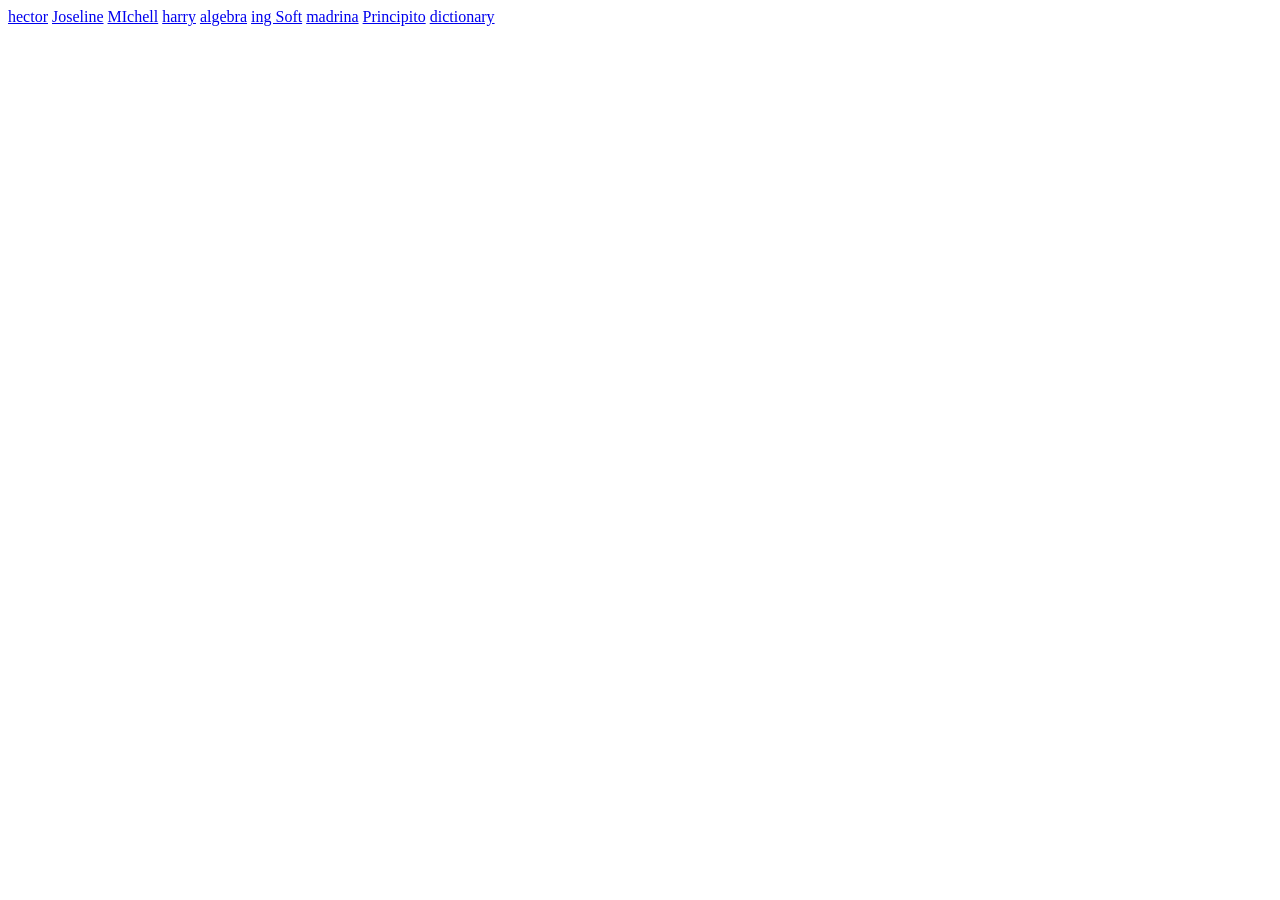
<file: index.html>
<!DOCTYPE html>
<html lang="en">
<head>
    <meta charset="UTF-8">
    <meta name="viewport" content="width=device-width, initial-scale=1.0">
    <title>Document</title>
</head>
<body>

    <a href="carnets/2026EC250.html">hector</a>
    <a href="carnets/2026MH255.html">Joseline</a>
    <a href="carnets/2026MM252.html">MIchell</a>
    
        <a href="libros/harryPotter.html">harry</a>
        <a href="libros/Algebra.html">algebra</a>
        <a href="libros/IngSoftw.html">ing Soft</a>
        <a href="libros/MiMadrina.html">madrina</a>
        <a href="libros/Principito.html">Principito</a>
        <a href="libros/spanishDictionary.html">dictionary</a>


</body>
</html>
</file>
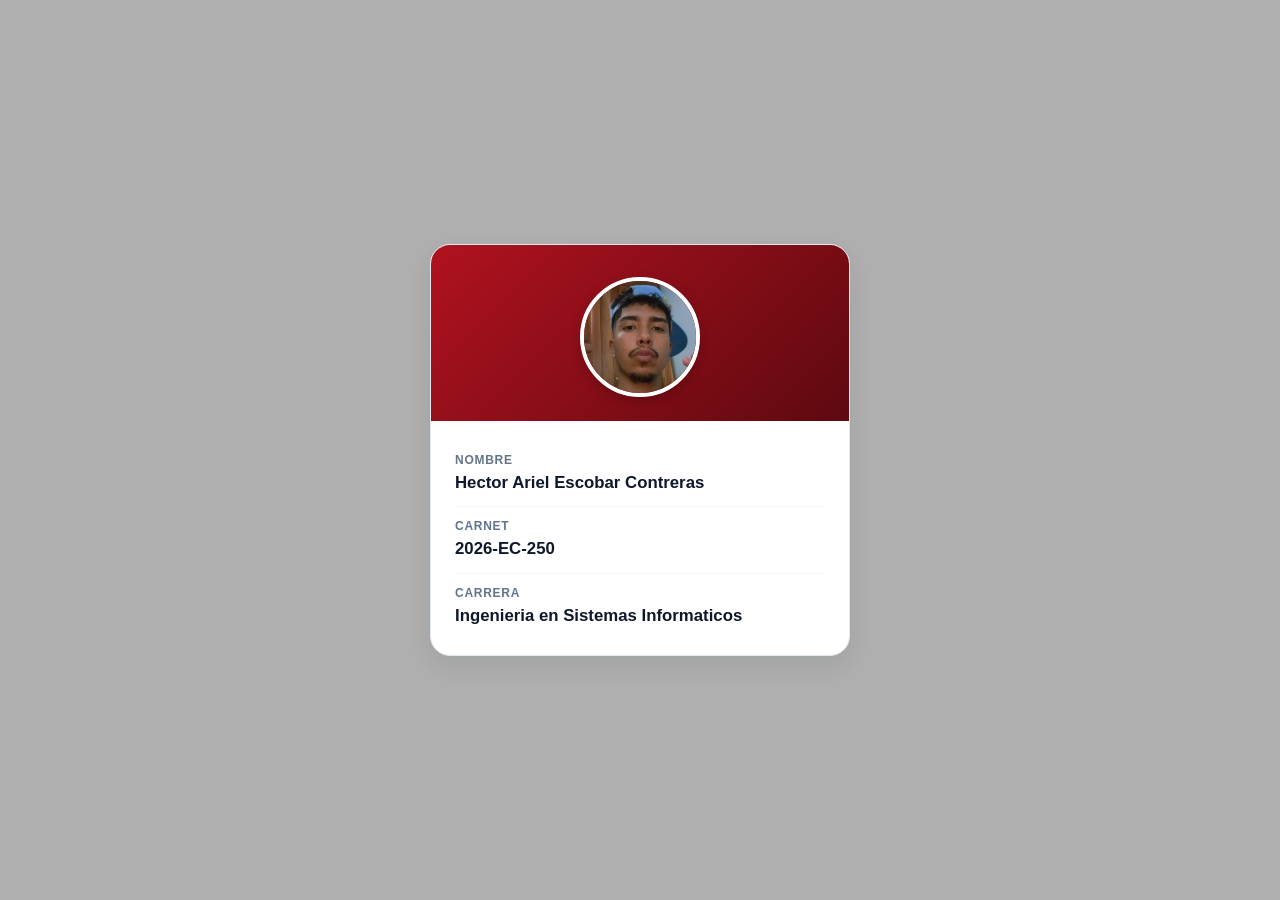
<file: carnets/2026EC250.html>
<!DOCTYPE html>
<html lang="en">
<head>
    <meta charset="UTF-8">
    <meta name="viewport" content="width=device-width, initial-scale=1.0">
    <title>Document</title>
    <link rel="stylesheet" href="style.css">
</head>
<body>
    <div>
        <section class="foto"><img src="images/hector.jpeg" alt=""></section>
        <section class="texto">
                        <table>
            <tbody>
                <tr>
                <td>Nombre</td>
                <td>Hector Ariel Escobar Contreras</td>
                </tr>
                <tr>
                <td>Carnet</td>
                <td>2026-EC-250</td>
                </tr>
                 <tr>
                <td>Carrera</td>
                <td>Ingenieria en Sistemas Informaticos</td>
                </tr>
            </tbody>
            </table>    

        </section>
    </div>
    
    
</body>
</html>
</file>
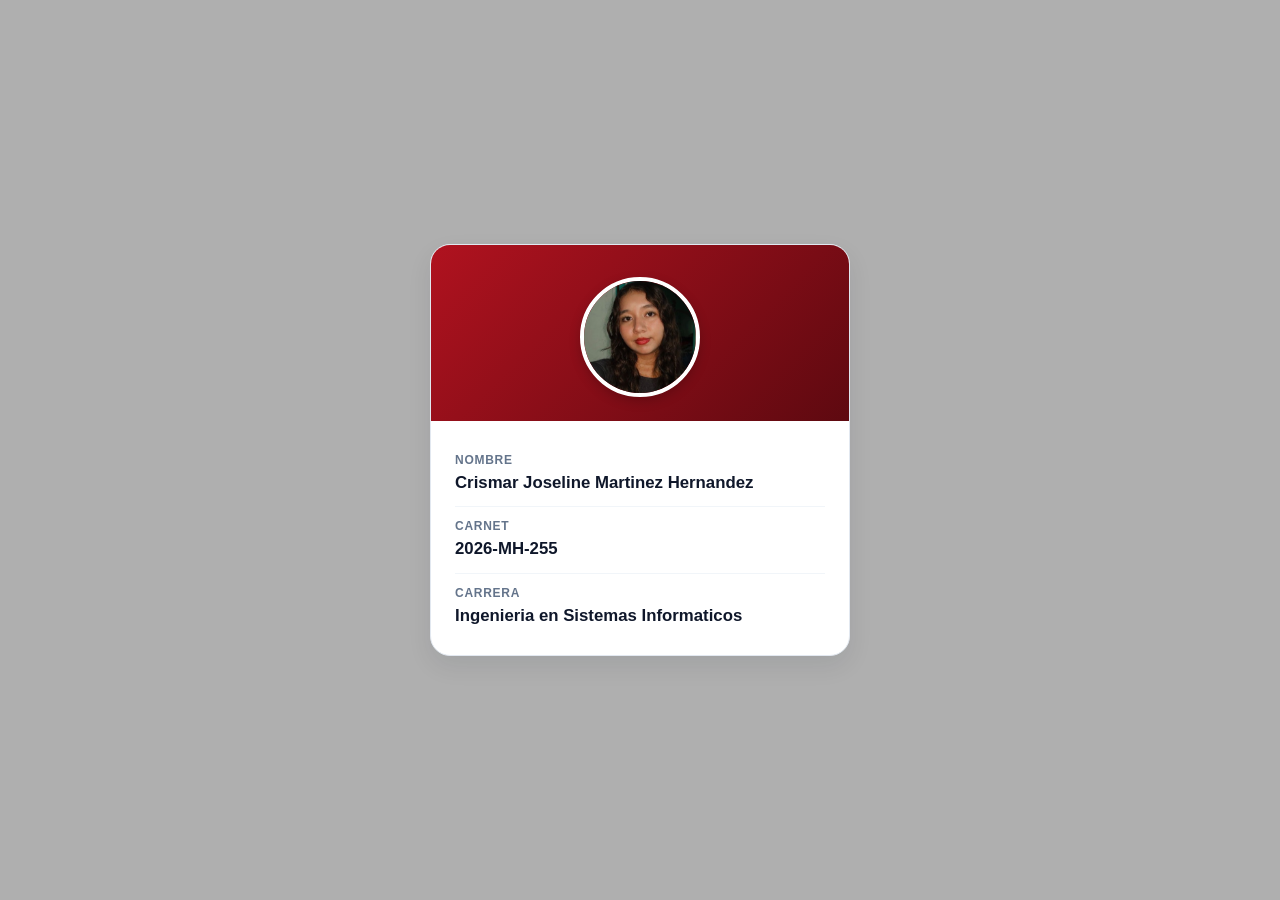
<file: carnets/2026MH255.html>
<!DOCTYPE html>
<html lang="en">
<head>
    <meta charset="UTF-8">
    <meta name="viewport" content="width=device-width, initial-scale=1.0">
    <title>Document</title>
    <link rel="stylesheet" href="style.css">
</head>
<body>
    <div>
        <section class="foto"><img src="images/joselin.jpeg" alt=""></section>
        <section class="texto">
                        <table>
            <tbody>
                <tr>
                <td>Nombre</td>
                <td>Crismar Joseline Martinez Hernandez</td>
                </tr>
                <tr>
                <td>Carnet</td>
                <td>2026-MH-255</td>
                </tr>
                 <tr>
                <td>Carrera</td>
                <td>Ingenieria en Sistemas Informaticos</td>
                </tr>
            </tbody>
            </table>    

        </section>
    </div>
    
    
</body>
</html>
</file>
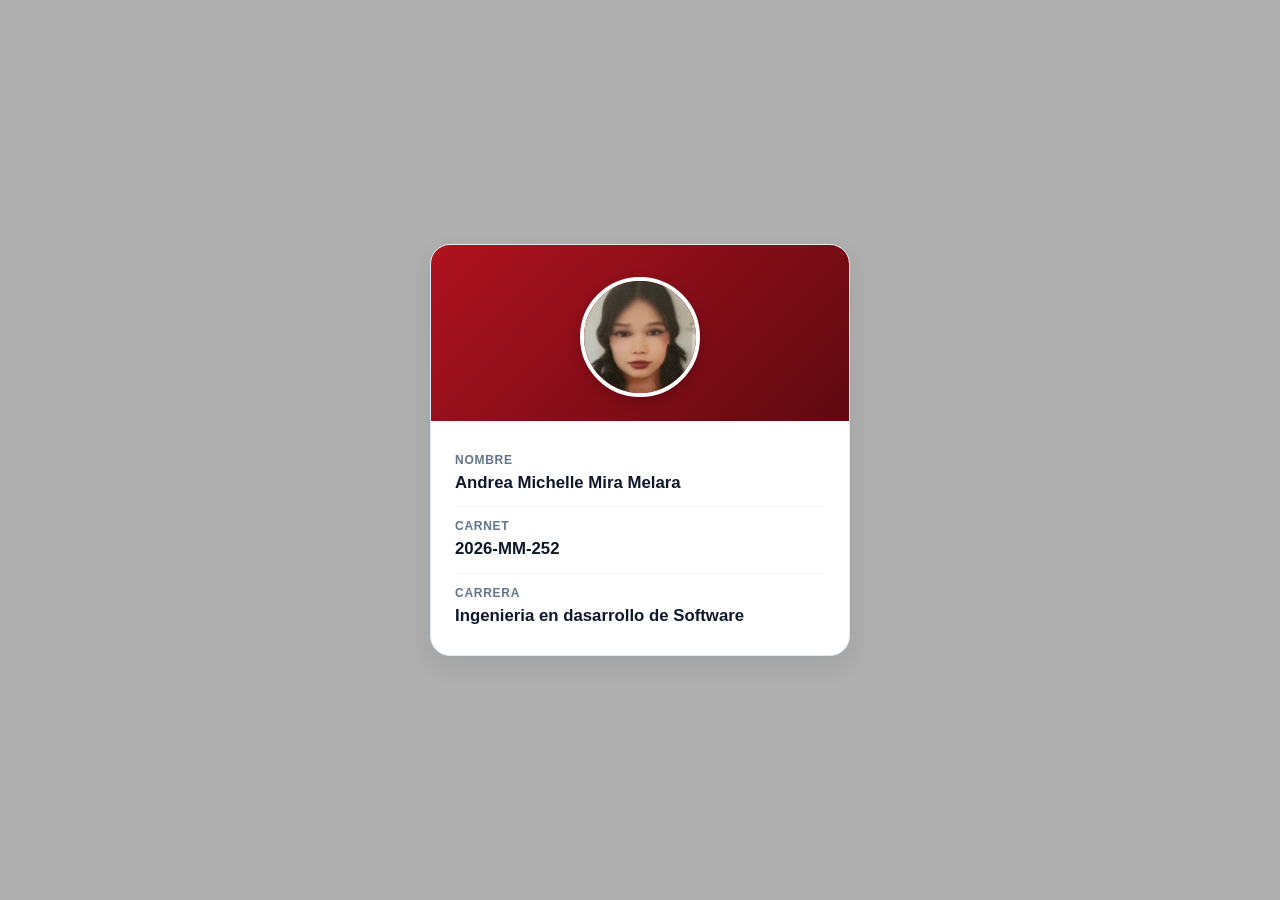
<file: carnets/2026MM252.html>
<!DOCTYPE html>
<html lang="en">
<head>
    <meta charset="UTF-8">
    <meta name="viewport" content="width=device-width, initial-scale=1.0">
    <title>Document</title>
    <link rel="stylesheet" href="style.css">
</head>
<body>
    <div>
        <section class="foto"><img src="images/michelle.jpeg" alt=""></section>
        <section class="texto">
                        <table>
            <tbody>
                <tr>
                <td>Nombre</td>
                <td>Andrea Michelle Mira Melara</td>
                </tr>
                <tr>
                <td>Carnet</td>
                <td>2026-MM-252</td>
                </tr>
                 <tr>
                <td>Carrera</td>
                <td>Ingenieria en dasarrollo de Software</td>
                </tr>
            </tbody>
            </table>    

        </section>
    </div>
    
    
</body>
</html>
</file>
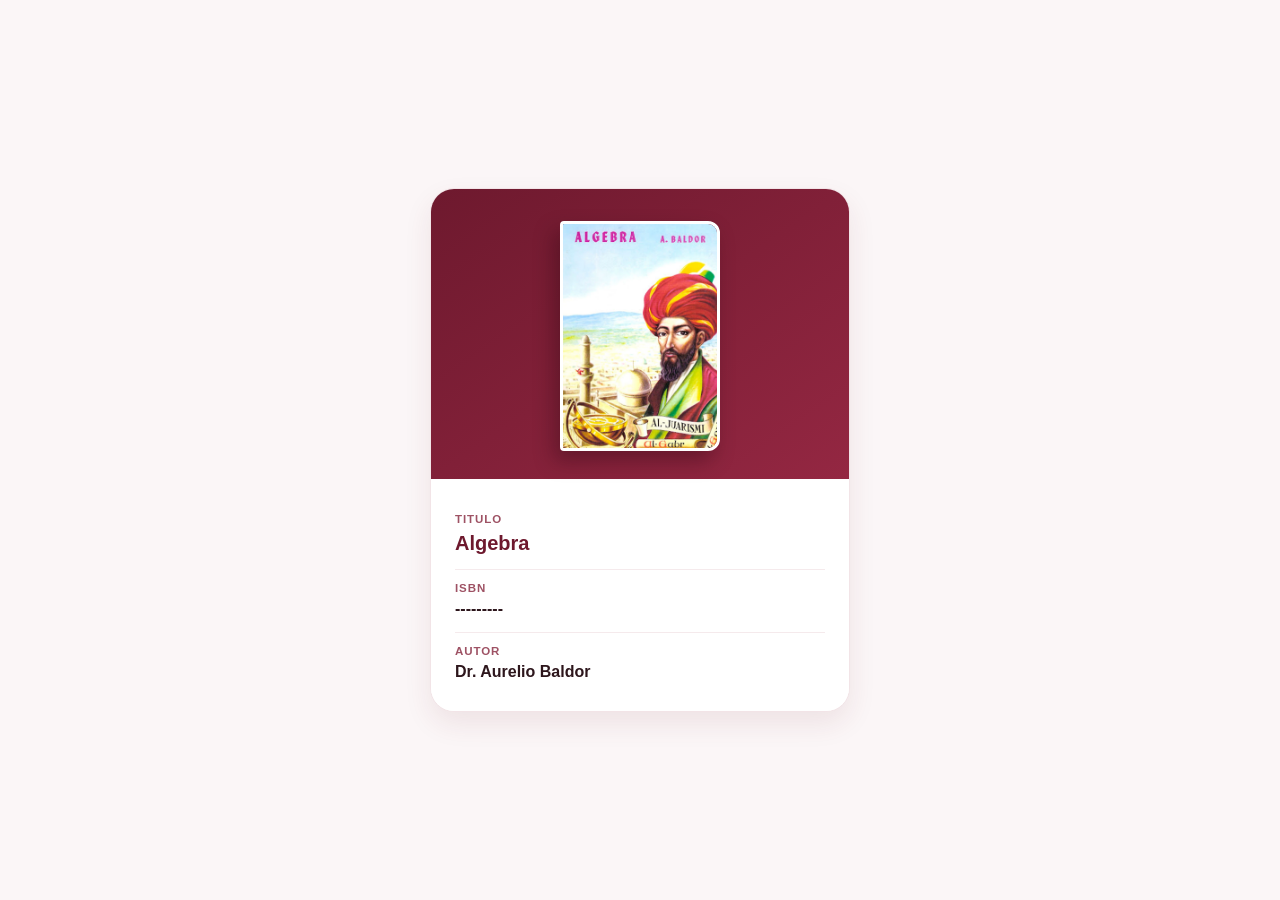
<file: libros/Algebra.html>
<!DOCTYPE html>
<html lang="en">
<head>
    <meta charset="UTF-8">
    <meta name="viewport" content="width=device-width, initial-scale=1.0">
    <title>Document</title>
    <link rel="stylesheet" href="style.css">
</head>
<body>
    <div>
        <section class="foto"><img src="images/algebra.jpg" alt=""></section>
        <section class="texto">
                        <table>
            <tbody>
                <tr>
                <td>Titulo</td>
                <td>Algebra</td>
                </tr>
                <tr>
                <td>ISBN</td>
                <td>---------</td>
                </tr>
                 <tr>
                <td>Autor</td>
                <td>Dr. Aurelio Baldor</td>
                </tr>
            </tbody>
            </table>    

        </section>
    </div>
</body>
</html>
</file>
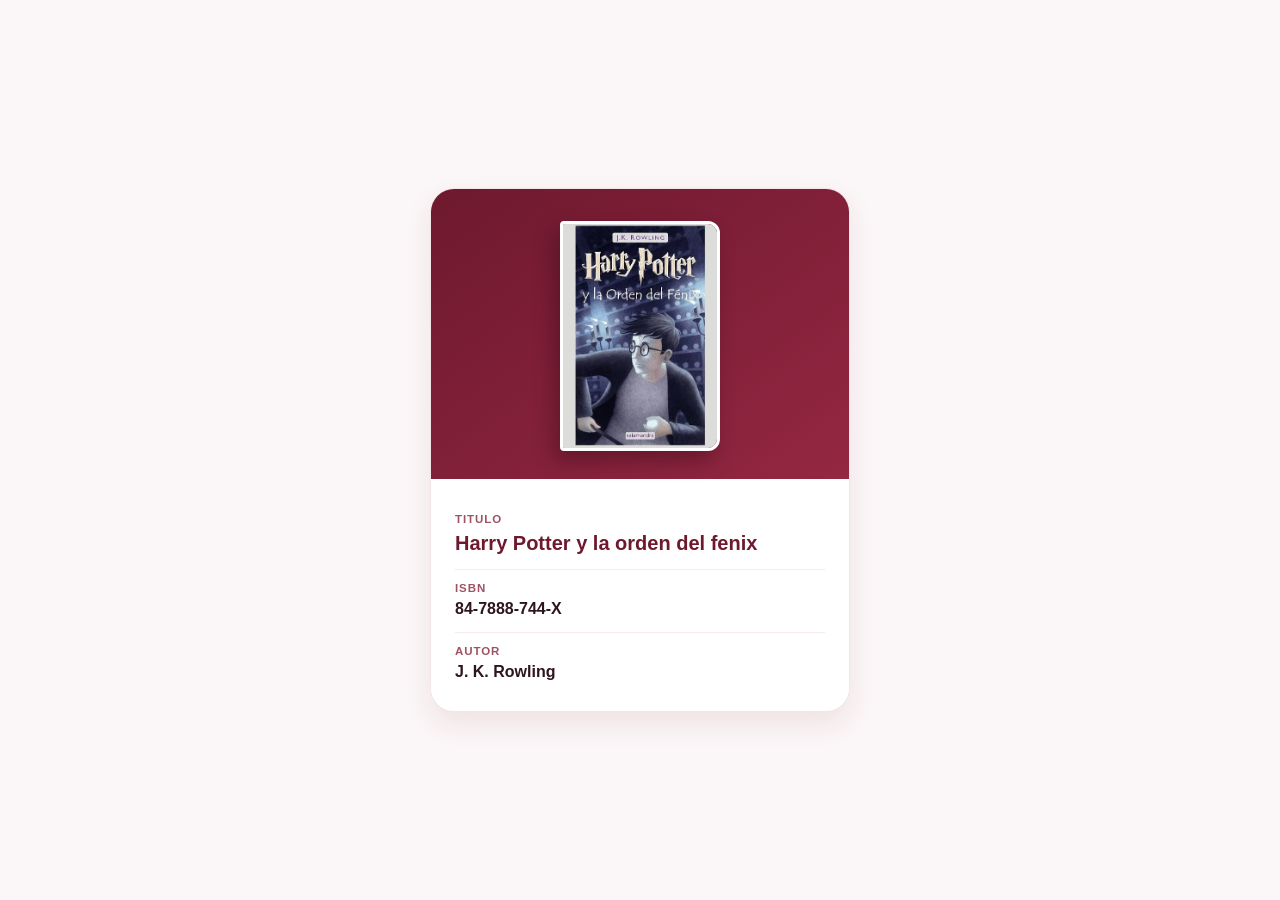
<file: libros/harryPotter.html>
<!DOCTYPE html>
<html lang="en">
<head>
    <meta charset="UTF-8">
    <meta name="viewport" content="width=device-width, initial-scale=1.0">
    <title>Document</title>
    <link rel="stylesheet" href="style.css">
</head>
<body>
    <div>
        <section class="foto"><img src="images/harry.jpg" alt=""></section>
        <section class="texto">
                        <table>
            <tbody>
                <tr>
                <td>Titulo</td>
                <td>Harry Potter y la orden del fenix</td>
                </tr>
                <tr>
                <td>ISBN</td>
                <td>84-7888-744-X</td>
                </tr>
                 <tr>
                <td>Autor</td>
                <td>J. K. Rowling</td>
                </tr>
            </tbody>
            </table>    

        </section>
    </div>
    
    
</body>
</html>
</file>
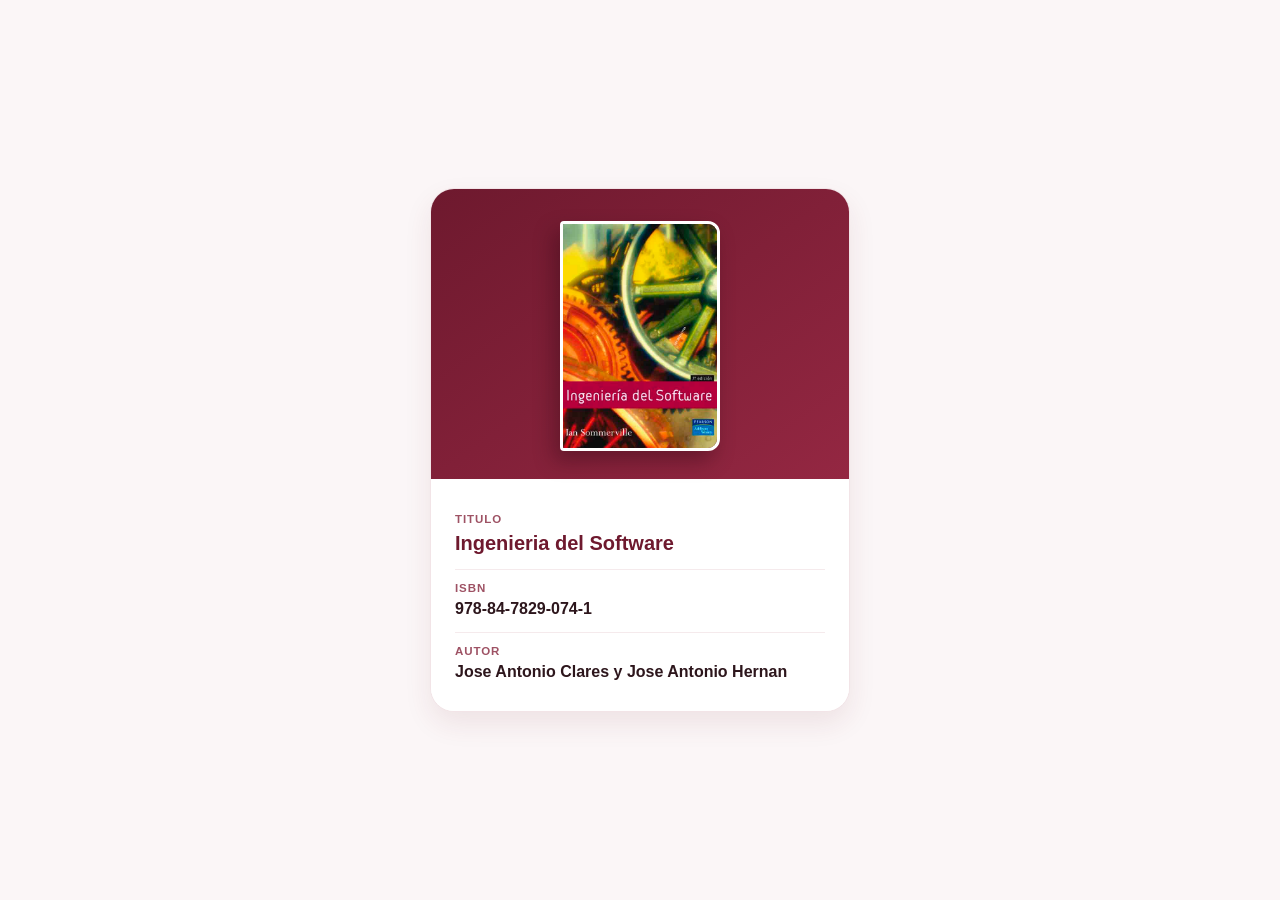
<file: libros/IngSoftw.html>
<!DOCTYPE html>
<html lang="en">
<head>
    <meta charset="UTF-8">
    <meta name="viewport" content="width=device-width, initial-scale=1.0">
    <title>Document</title>
    <link rel="stylesheet" href="style.css">
</head>
<body>
    <div>
        <section class="foto"><img src="images/ingsoft.jpg" alt=""></section>
        <section class="texto">
                        <table>
            <tbody>
                <tr>
                <td>Titulo</td>
                <td>Ingenieria del Software</td>
                </tr>
                <tr>
                <td>ISBN</td>
                <td>978-84-7829-074-1</td>
                </tr>
                 <tr>
                <td>Autor</td>
                <td>Jose Antonio Clares y Jose Antonio Hernan</td>
                </tr>
            </tbody>
            </table>    

        </section>
    </div>
</body>
</html>
</file>
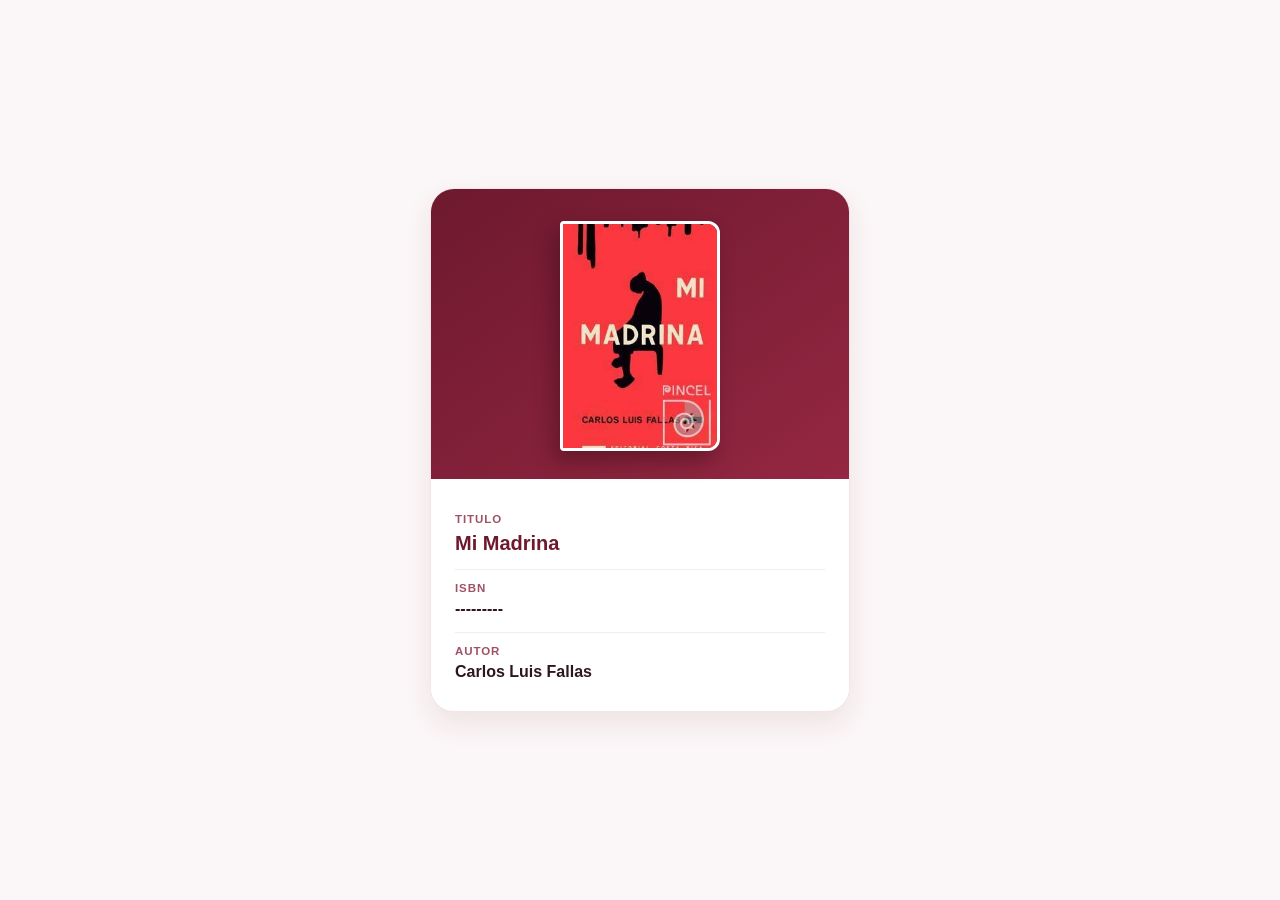
<file: libros/MiMadrina.html>
<!DOCTYPE html>
<html lang="en">
<head>
    <meta charset="UTF-8">
    <meta name="viewport" content="width=device-width, initial-scale=1.0">
    <title>Document</title>
    <link rel="stylesheet" href="style.css">
</head>
<body>
    <div>
        <section class="foto"><img src="images/mimadrina.jpg" alt=""></section>
        <section class="texto">
                        <table>
            <tbody>
                <tr>
                <td>Titulo</td>
                <td>Mi Madrina</td>
                </tr>
                <tr>
                <td>ISBN</td>
                <td>---------</td>
                </tr>
                 <tr>
                <td>Autor</td>
                <td>Carlos Luis Fallas</td>
                </tr>
            </tbody>
            </table>    
        </section>
    </div>
</body>
</html>
</file>
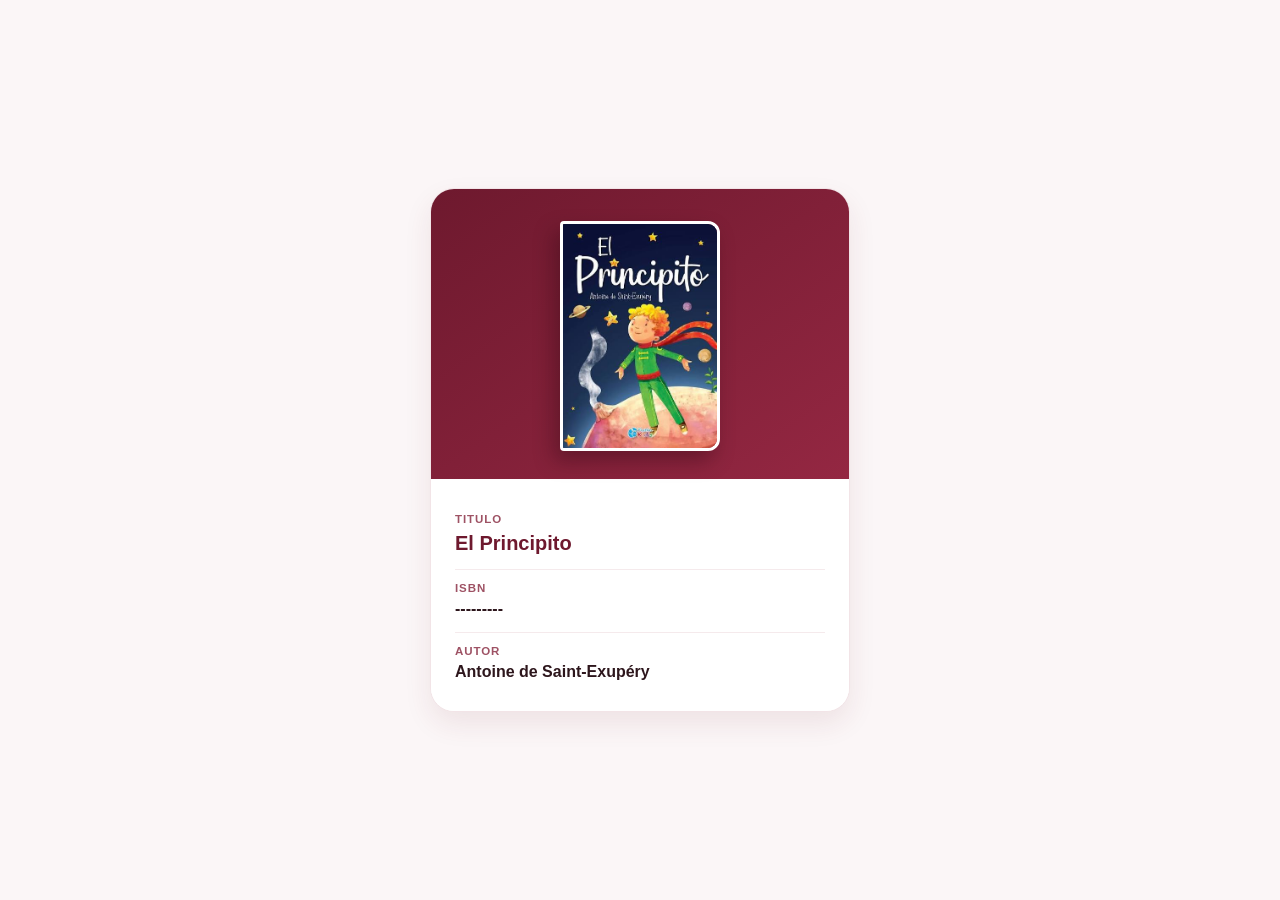
<file: libros/Principito.html>
<!DOCTYPE html>
<html lang="en">
<head>
    <meta charset="UTF-8">
    <meta name="viewport" content="width=device-width, initial-scale=1.0">
    <title>Document</title>
    <link rel="stylesheet" href="style.css">
</head>
<body>
    <div>
        <section class="foto"><img src="images/principito.jpg" alt=""></section>
        <section class="texto">
                        <table>
            <tbody>
                <tr>
                <td>Titulo</td>
                <td>El Principito</td>
                </tr>
                <tr>
                <td>ISBN</td>
                <td>---------</td>
                </tr>
                 <tr>
                <td>Autor</td>
                <td>Antoine de Saint-Exupéry</td>
                </tr>
            </tbody>
            </table>    

        </section>
    </div>
</body>
</html>
</file>
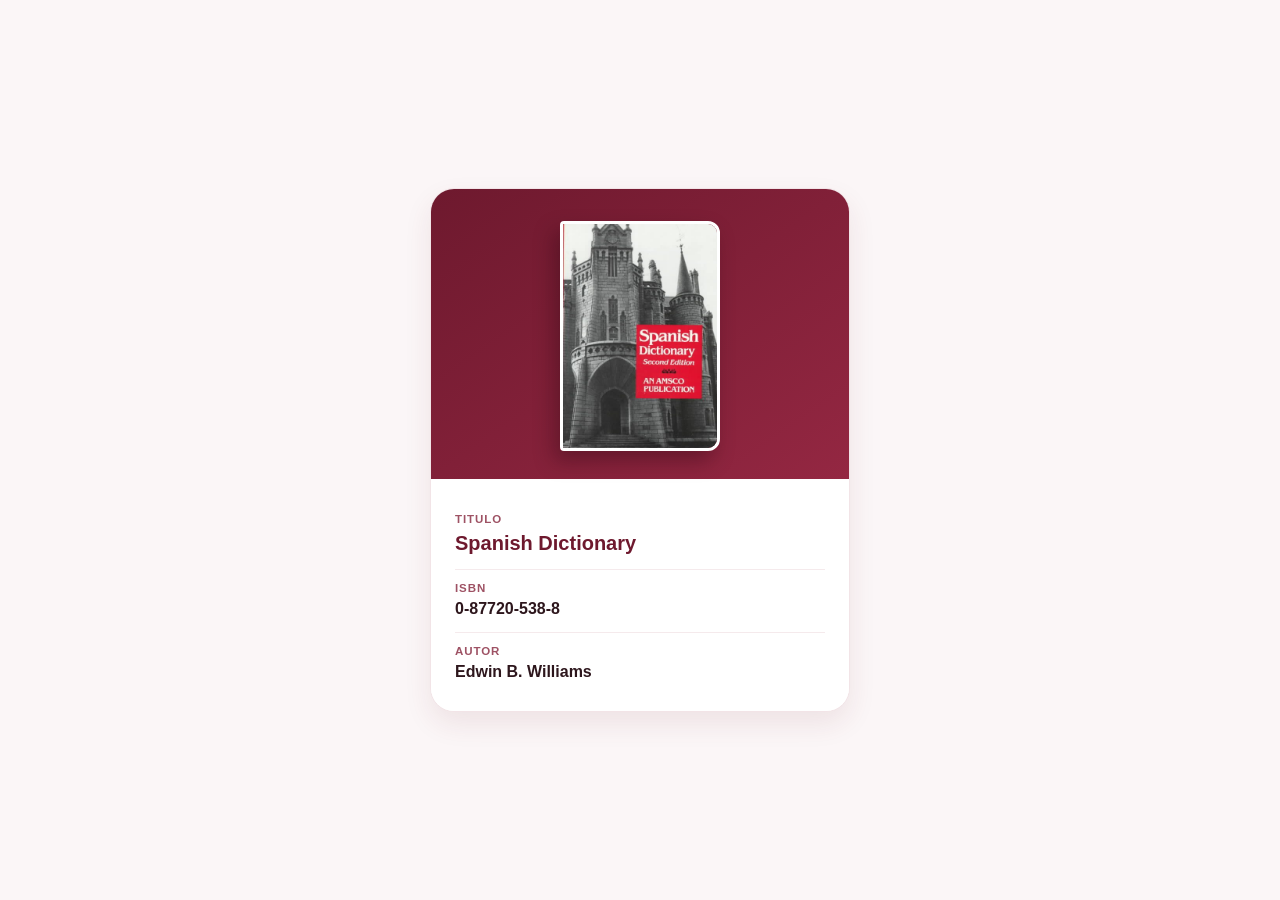
<file: libros/spanishDictionary.html>
<!DOCTYPE html>
<html lang="en">
<head>
    <meta charset="UTF-8">
    <meta name="viewport" content="width=device-width, initial-scale=1.0">
    <title>Document</title>
    <link rel="stylesheet" href="style.css">
</head>
<body>
    <div>
        <section class="foto"><img src="images/spanish.jpg" alt=""></section>
        <section class="texto">
                        <table>
            <tbody>
                <tr>
                <td>Titulo</td>
                <td>Spanish Dictionary</td>
                </tr>
                <tr>
                <td>ISBN</td>
                <td>0-87720-538-8</td>
                </tr>
                 <tr>
                <td>Autor</td>
                <td>Edwin B. Williams</td>
                </tr>
            </tbody>
            </table>    

        </section>
    </div>
    
    
</body>
</html>
</file>
<file: carnets/style.css>
/* Reinicio básico y tipografía moderna */
* {
    box-sizing: border-box;
    margin: 0;
    padding: 0;
}

body {
    font-family: -apple-system, BlinkMacSystemFont, "Segoe UI", Roboto, Helvetica, Arial, sans-serif;
    background-color: #afafaf;
    color: #91000d;
    min-height: 100dvh;
    display: flex;
    justify-content: center;
    align-items: center;
    padding: 16px;
}

/* Contenedor principal (Tarjeta / Carnet) */
body > div {
    width: 100%;
    max-width: 380px;
    background-color: #ffffff;
    border-radius: 20px;
    box-shadow: 0 10px 25px rgba(15, 23, 42, 0.08);
    overflow: hidden;
    border: 1px solid #e2e8f0;
}

/* Sección de la fotografía con encabezado decorativo */
.foto {
    background: linear-gradient(135deg, #b0121f, #5e0910);
    padding: 32px 20px 24px;
    display: flex;
    justify-content: center;
    align-items: center;
}

.foto img {
    width: 120px;
    height: 120px;
    border-radius: 50%;
    object-fit: cover;
    background-color: #cbd5e1; /* Color de respaldo si aún no hay imagen */
    border: 4px solid #ffffff;
    box-shadow: 0 4px 12px rgba(0, 0, 0, 0.2);
    display: block;
}

/* Sección de datos */
.texto {
    padding: 20px 24px 28px;
}

table {
    width: 100%;
    border-collapse: collapse;
}

/* Apilado vertical para evitar que textos largos se corten en móviles */
tr {
    display: block;
    padding: 12px 0;
    border-bottom: 1px solid #f1f5f9;
}

tr:last-child {
    border-bottom: none;
    padding-bottom: 0;
}

/* Etiqueta (Nombre, Carnet, Carrera) */
td:first-child {
    display: block;
    font-size: 0.75rem;
    font-weight: 700;
    text-transform: uppercase;
    letter-spacing: 0.06em;
    color: #64748b;
    margin-bottom: 4px;
}

/* Valor del dato */
td:last-child {
    display: block;
    font-size: 1.05rem;
    font-weight: 600;
    color: #0f172a;
    line-height: 1.4;
    word-wrap: break-word;
}

/* Ajuste opcional para pantallas más anchas (tablets/escritorio) */
@media (min-width: 600px) {
    body > div {
        max-width: 420px;
    }
}
</file>
<file: libros/style.css>
/* Reinicio básico y tipografía amigable */
* {
    box-sizing: border-box;
    margin: 0;
    padding: 0;
}

body {
    font-family: "Segoe UI", -apple-system, BlinkMacSystemFont, Roboto, Helvetica, Arial, sans-serif;
    background-color: #fbf6f7; /* Blanco cálido con un matiz rosado muy suave */
    color: #2d161c;
    min-height: 100dvh;
    display: flex;
    justify-content: center;
    align-items: center;
    padding: 16px;
}

/* Tarjeta principal del libro */
body > div {
    width: 100%;
    max-width: 380px;
    background-color: #ffffff;
    border-radius: 24px;
    box-shadow: 0 12px 28px rgba(114, 28, 49, 0.09);
    border: 1px solid #f2e4e7;
    overflow: hidden;
}

/* Cabecera tono vino que enmarca la portada */
.foto {
    background: linear-gradient(145deg, #6e192e, #942742);
    padding: 32px 20px 28px;
    display: flex;
    justify-content: center;
    align-items: center;
    position: relative;
}

/* Estilo de portada física (lomo recto a la izquierda, bordes suaves a la derecha) */
.foto img {
    width: 145px;
    height: 210px;
    object-fit: cover;
    background-color: #f4e6e9; /* Respaldo si la imagen tarda en cargar */
    border-radius: 4px 12px 12px 4px;
    border: 3px solid #ffffff;
    box-shadow: -6px 10px 20px rgba(38, 6, 14, 0.35);
    display: block;
}

/* Contenedor de la ficha técnica */
.texto {
    padding: 22px 24px 28px;
    background-color: #ffffff;
}

table {
    width: 100%;
    border-collapse: collapse;
}

/* Filas apiladas para lectura cómoda en pantallas estrechas */
tr {
    display: block;
    padding: 12px 0;
    border-bottom: 1px solid #f5eaec;
}

tr:last-child {
    border-bottom: none;
    padding-bottom: 0;
}

/* Etiquetas (Título, ISBN, Autor) */
td:first-child {
    display: block;
    font-size: 0.72rem;
    font-weight: 700;
    text-transform: uppercase;
    letter-spacing: 0.08em;
    color: #9e5264; /* Vino suave */
    margin-bottom: 4px;
}

/* Valores generales */
td:last-child {
    display: block;
    font-size: 1rem;
    font-weight: 600;
    color: #2d161c;
    line-height: 1.4;
    word-wrap: break-word;
}

/* Destacar automáticamente la primera fila (Título del libro) */
tr:first-child td:last-child {
    font-size: 1.25rem;
    font-weight: 700;
    color: #6e192e; /* Vino intenso */
}

/* Ajuste para pantallas medianas y escritorio */
@media (min-width: 600px) {
    body > div {
        max-width: 420px;
    }

    .foto img {
        width: 160px;
        height: 230px;
    }
}
</file>
